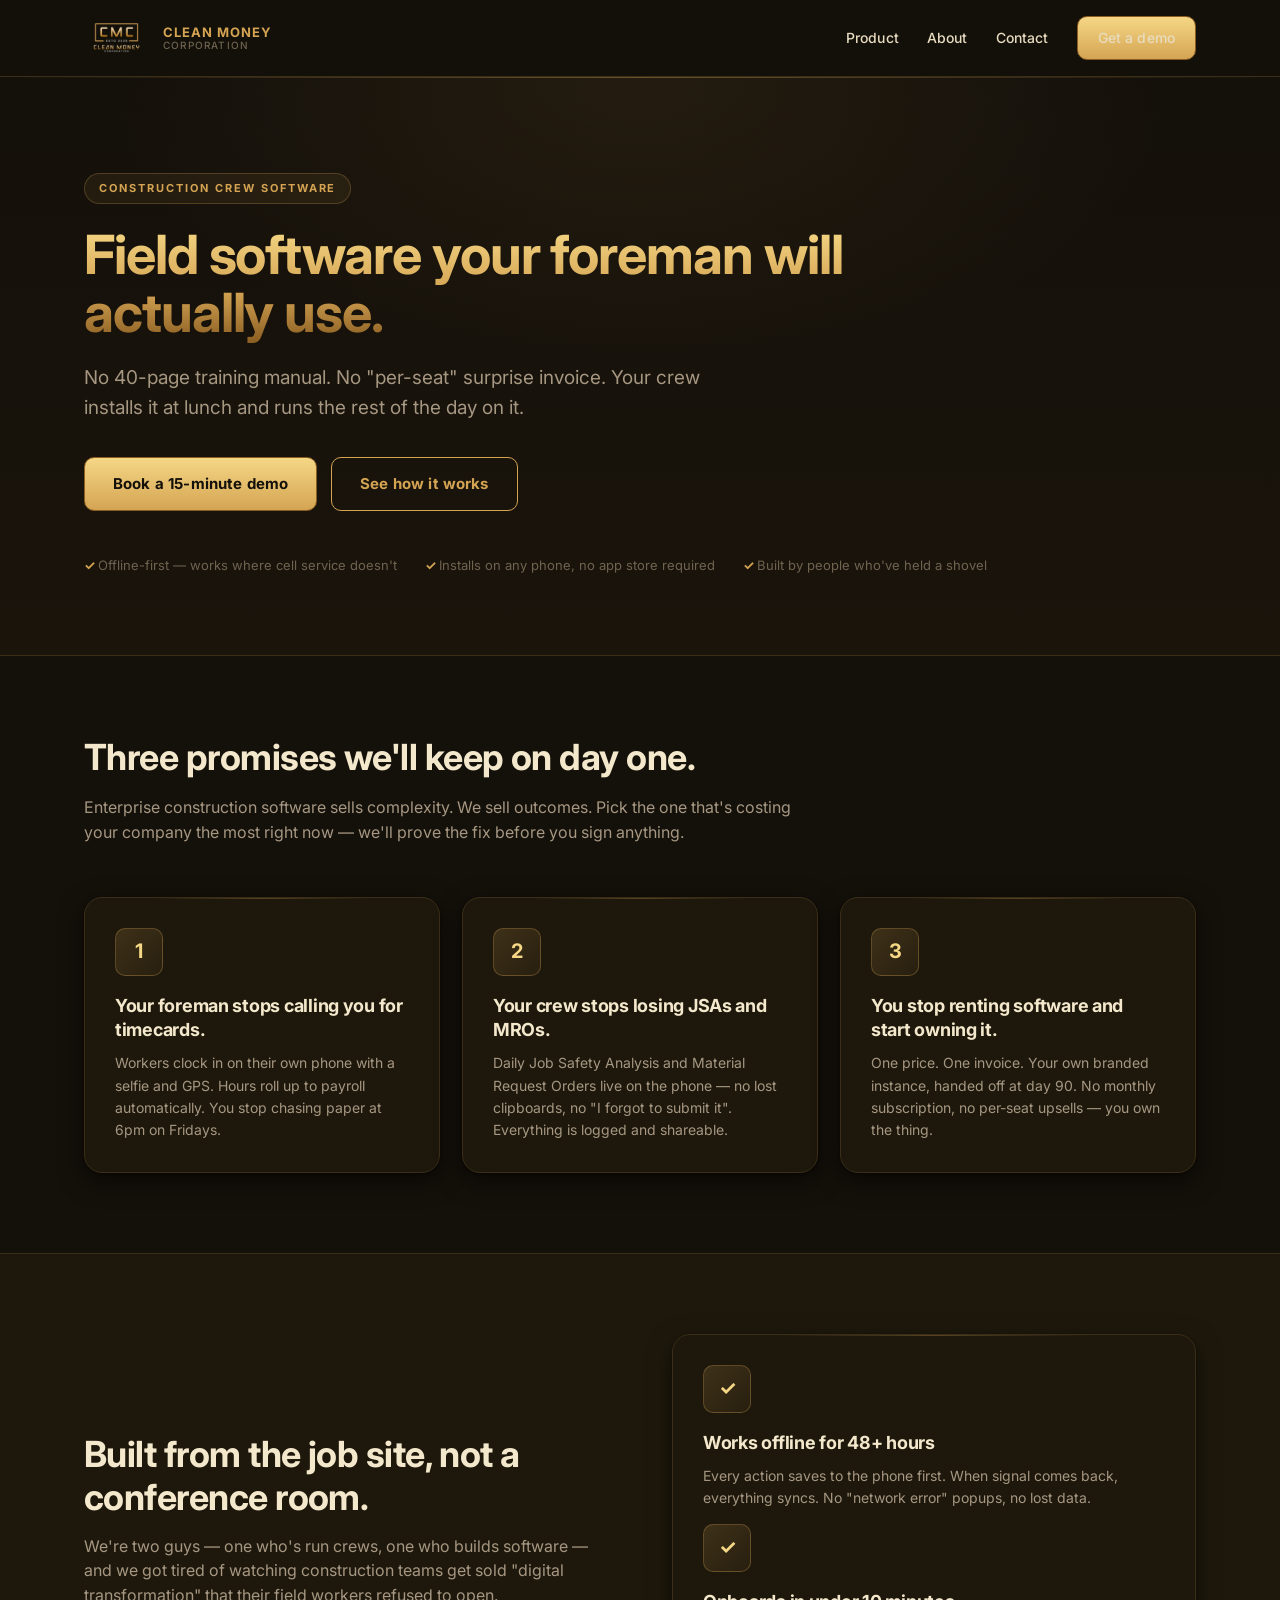
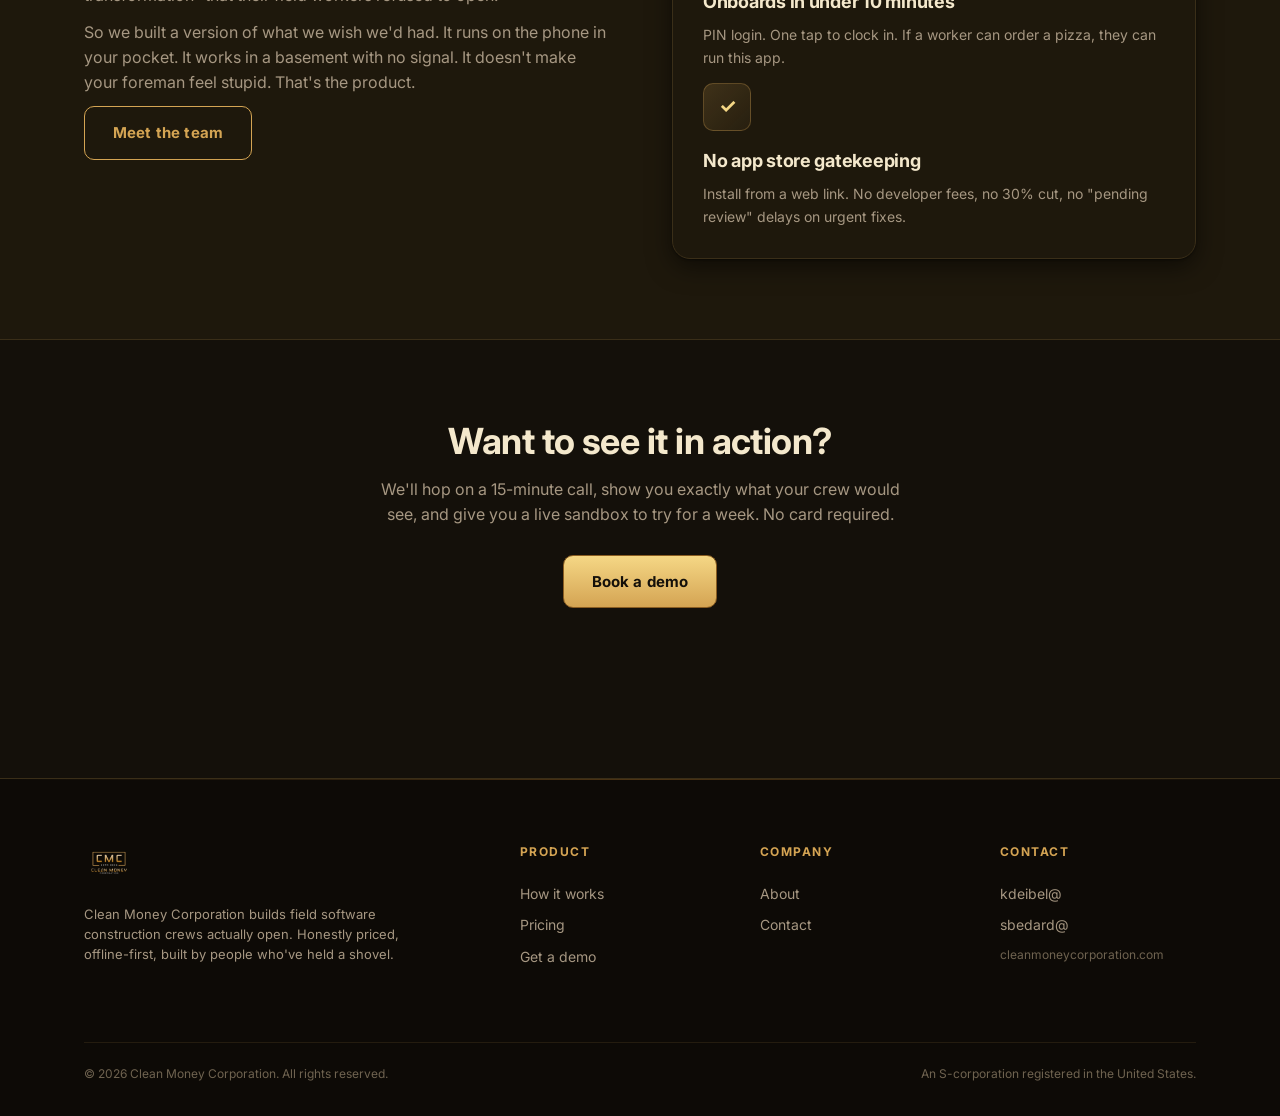
<file: index.html>
<!doctype html>
<html lang="en">
<head>
<meta charset="utf-8">
<meta name="viewport" content="width=device-width, initial-scale=1">
<title>Clean Money Corporation — Field software your crew will actually use</title>
<meta name="description" content="Clean Money Corporation builds field software for construction crews. Offline-first, foreman-simple, priced honestly.">
<link rel="preconnect" href="https://fonts.googleapis.com">
<link rel="preconnect" href="https://fonts.gstatic.com" crossorigin>
<link href="https://fonts.googleapis.com/css2?family=Inter:wght@400;500;600;700;800&display=swap" rel="stylesheet">
<link rel="stylesheet" href="/css/site.css">
<link rel="icon" href="/assets/cmc-logo-transparent.png">
</head>
<body>

<header class="site-header">
  <div class="container">
    <a href="/" class="logo-wrap">
      <img src="/assets/cmc-logo-transparent.png" alt="Clean Money Corporation">
      <span class="brand">CLEAN MONEY<br><small>CORPORATION</small></span>
    </a>
    <nav class="nav">
      <a href="/ace.html">Product</a>
      <a href="/about.html">About</a>
      <a href="/contact.html">Contact</a>
      <a href="/contact.html" class="btn">Get a demo</a>
    </nav>
  </div>
</header>

<!-- ══ HERO (the wedge) ══════════════════════════════════ -->
<section class="hero">
  <div class="container">
    <span class="eyebrow">Construction crew software</span>
    <h1>Field software your foreman will actually use.</h1>
    <p class="lead">
      No 40-page training manual. No "per-seat" surprise invoice. Your
      crew installs it at lunch and runs the rest of the day on it.
    </p>
    <div class="cta-row">
      <a href="/contact.html" class="btn">Book a 15-minute demo</a>
      <a href="/ace.html" class="btn btn-outline">See how it works</a>
    </div>
    <div class="trust">
      <span>Offline-first — works where cell service doesn't</span>
      <span>Installs on any phone, no app store required</span>
      <span>Built by people who've held a shovel</span>
    </div>
  </div>
</section>

<!-- ══ THE WEDGE — three promises ════════════════════════ -->
<section class="section">
  <div class="container">
    <div class="intro">
      <h2>Three promises we'll keep on day one.</h2>
      <p>Enterprise construction software sells complexity. We sell outcomes. Pick the one that's costing your company the most right now — we'll prove the fix before you sign anything.</p>
    </div>
    <div class="card-grid">
      <div class="card">
        <div class="icon">1</div>
        <h3>Your foreman stops calling you for timecards.</h3>
        <p>Workers clock in on their own phone with a selfie and GPS. Hours roll up to payroll automatically. You stop chasing paper at 6pm on Fridays.</p>
      </div>
      <div class="card">
        <div class="icon">2</div>
        <h3>Your crew stops losing JSAs and MROs.</h3>
        <p>Daily Job Safety Analysis and Material Request Orders live on the phone — no lost clipboards, no "I forgot to submit it". Everything is logged and shareable.</p>
      </div>
      <div class="card">
        <div class="icon">3</div>
        <h3>You stop renting software and start owning it.</h3>
        <p>One price. One invoice. Your own branded instance, handed off at day 90. No monthly subscription, no per-seat upsells — you own the thing.</p>
      </div>
    </div>
  </div>
</section>

<!-- ══ PROOF (empty-state placeholder for now) ═══════════ -->
<section class="section section-alt">
  <div class="container">
    <div class="split">
      <div>
        <h2>Built from the job site, not a conference room.</h2>
        <p>We're two guys — one who's run crews, one who builds software — and we got tired of watching construction teams get sold "digital transformation" that their field workers refused to open.</p>
        <p>So we built a version of what we wish we'd had. It runs on the phone in your pocket. It works in a basement with no signal. It doesn't make your foreman feel stupid. That's the product.</p>
        <a href="/about.html" class="btn btn-outline">Meet the team</a>
      </div>
      <div>
        <div class="card">
          <div class="icon">✓</div>
          <h3>Works offline for 48+ hours</h3>
          <p style="margin-bottom:14px;">Every action saves to the phone first. When signal comes back, everything syncs. No "network error" popups, no lost data.</p>
          <div class="icon">✓</div>
          <h3>Onboards in under 10 minutes</h3>
          <p style="margin-bottom:14px;">PIN login. One tap to clock in. If a worker can order a pizza, they can run this app.</p>
          <div class="icon">✓</div>
          <h3>No app store gatekeeping</h3>
          <p style="margin:0;">Install from a web link. No developer fees, no 30% cut, no "pending review" delays on urgent fixes.</p>
        </div>
      </div>
    </div>
  </div>
</section>

<!-- ══ FINAL CTA ═══════════════════════════════════════ -->
<section class="section">
  <div class="container center">
    <h2>Want to see it in action?</h2>
    <p style="max-width:520px;margin:0 auto 28px;">We'll hop on a 15-minute call, show you exactly what your crew would see, and give you a live sandbox to try for a week. No card required.</p>
    <a href="/contact.html" class="btn">Book a demo</a>
  </div>
</section>

<!-- ══ FOOTER ══════════════════════════════════════════ -->
<footer class="site-footer">
  <div class="container">
    <div>
      <img src="/assets/cmc-logo-transparent.png" alt="Clean Money Corporation">
      <p>Clean Money Corporation builds field software construction crews actually open. Honestly priced, offline-first, built by people who've held a shovel.</p>
    </div>
    <div>
      <h4>Product</h4>
      <a href="/ace.html">How it works</a>
      <a href="/ace.html#pricing">Pricing</a>
      <a href="/contact.html">Get a demo</a>
    </div>
    <div>
      <h4>Company</h4>
      <a href="/about.html">About</a>
      <a href="/contact.html">Contact</a>
    </div>
    <div>
      <h4>Contact</h4>
      <a href="mailto:kdeibel@cleanmoneycorporation.com">kdeibel@</a>
      <a href="mailto:sbedard@cleanmoneycorporation.com">sbedard@</a>
      <span style="color:var(--text-3);font-size:12px;">cleanmoneycorporation.com</span>
    </div>
    <div class="legal">
      <span>&copy; 2026 Clean Money Corporation. All rights reserved.</span>
      <span>An S-corporation registered in the United States.</span>
    </div>
  </div>
</footer>

</body>
</html>
</file>
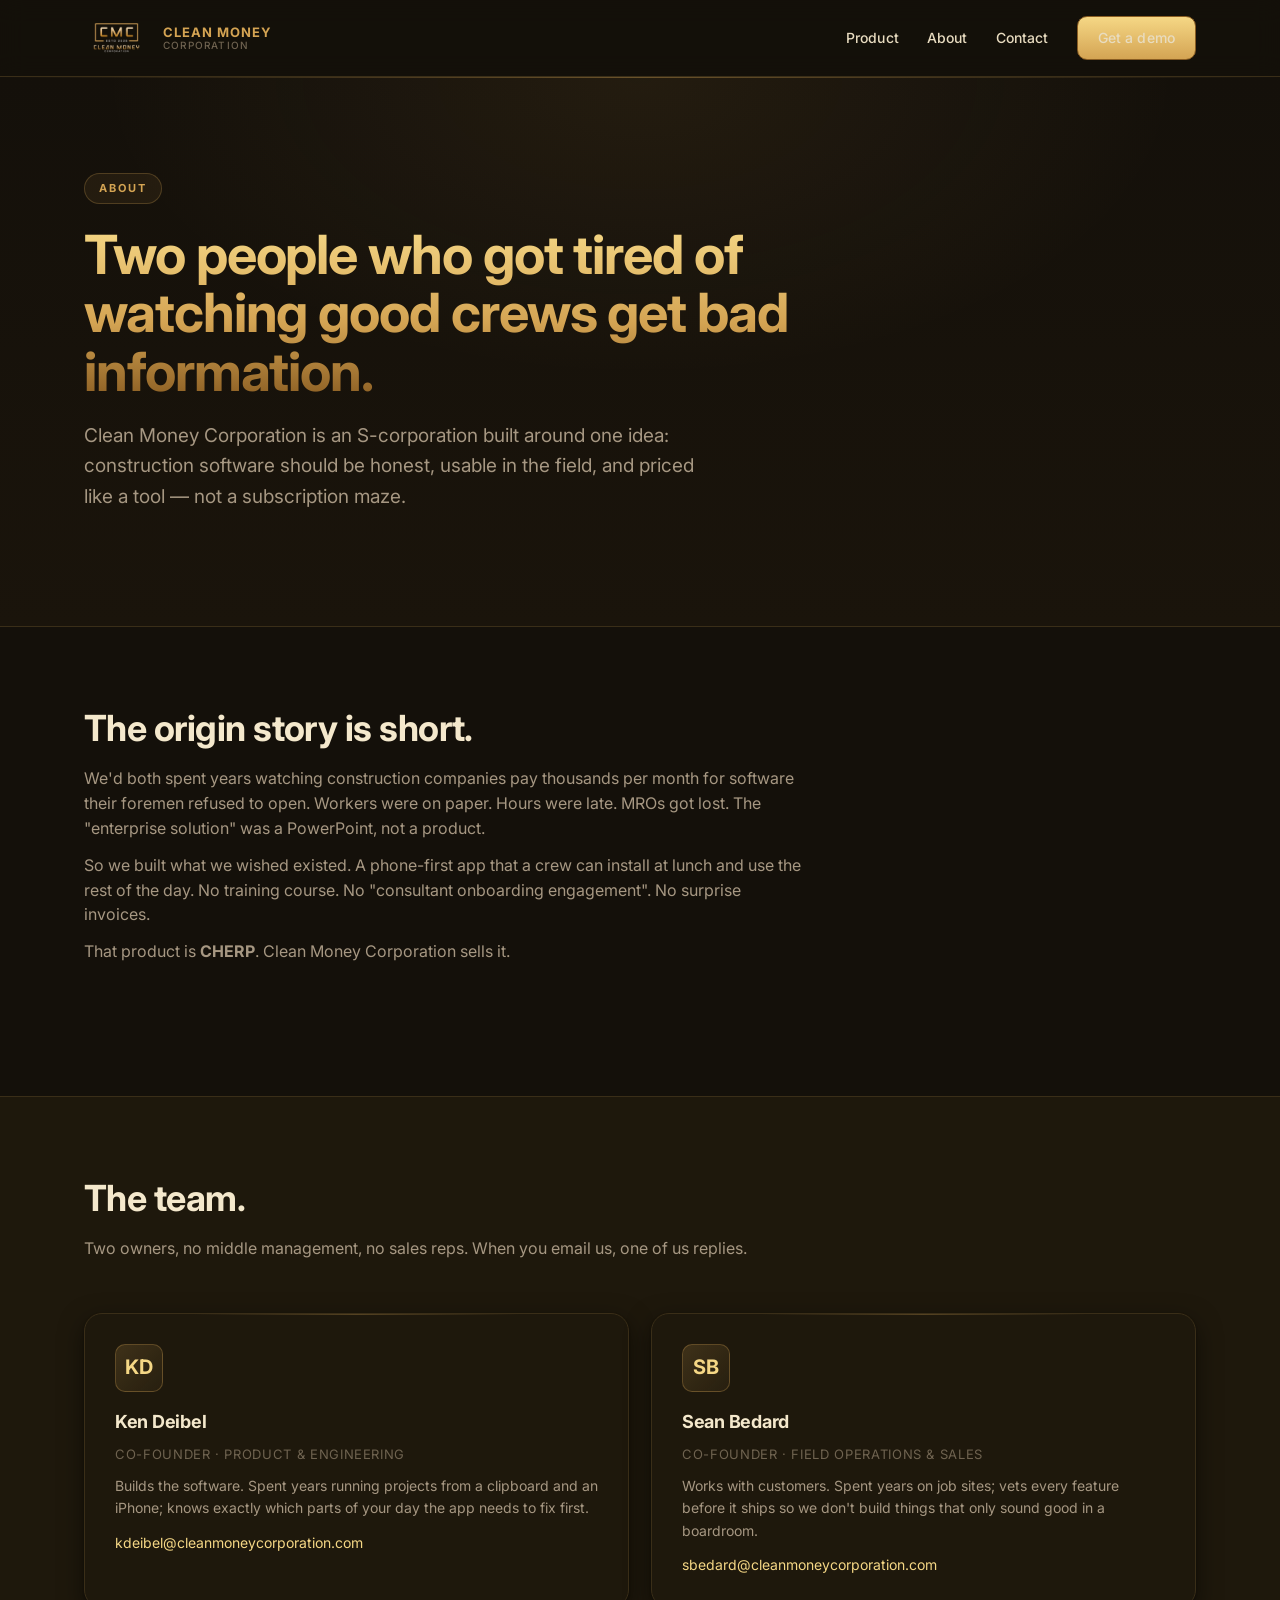
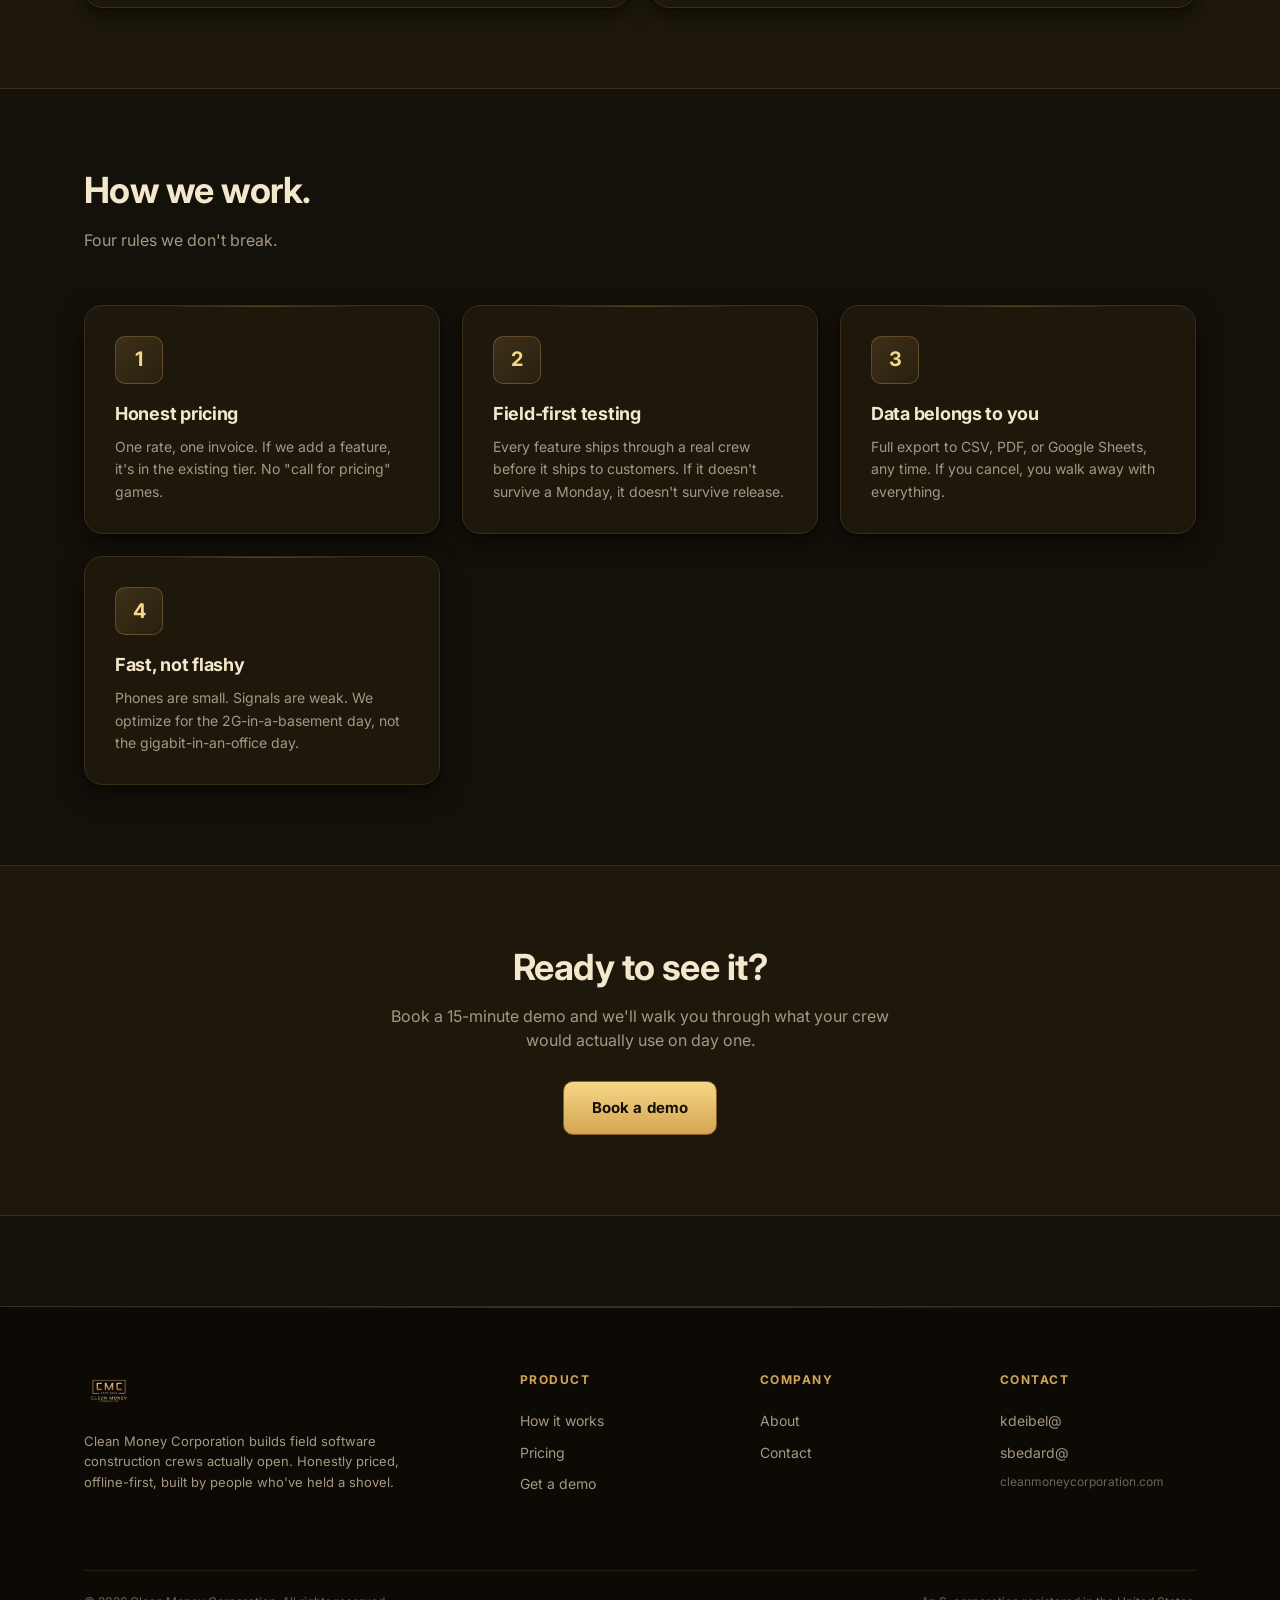
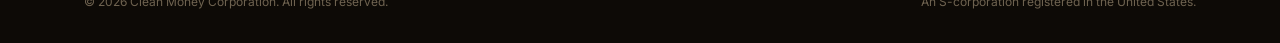
<file: about.html>
<!doctype html>
<html lang="en">
<head>
<meta charset="utf-8">
<meta name="viewport" content="width=device-width, initial-scale=1">
<title>About — Clean Money Corporation</title>
<meta name="description" content="Clean Money Corporation is a two-person team building honest field software for construction crews.">
<link rel="preconnect" href="https://fonts.googleapis.com">
<link rel="preconnect" href="https://fonts.gstatic.com" crossorigin>
<link href="https://fonts.googleapis.com/css2?family=Inter:wght@400;500;600;700;800&display=swap" rel="stylesheet">
<link rel="stylesheet" href="/css/site.css">
<link rel="icon" href="/assets/cmc-logo-transparent.png">
</head>
<body>

<header class="site-header">
  <div class="container">
    <a href="/" class="logo-wrap">
      <img src="/assets/cmc-logo-transparent.png" alt="Clean Money Corporation">
      <span class="brand">CLEAN MONEY<br><small>CORPORATION</small></span>
    </a>
    <nav class="nav">
      <a href="/ace.html">Product</a>
      <a href="/about.html">About</a>
      <a href="/contact.html">Contact</a>
      <a href="/contact.html" class="btn">Get a demo</a>
    </nav>
  </div>
</header>

<!-- ══ HERO ══════════════════════════════════════════════ -->
<section class="hero">
  <div class="container">
    <span class="eyebrow">About</span>
    <h1>Two people who got tired of watching good crews get bad information.</h1>
    <p class="lead">
      Clean Money Corporation is an S-corporation built around one idea:
      construction software should be honest, usable in the field, and
      priced like a tool — not a subscription maze.
    </p>
  </div>
</section>

<!-- ══ STORY ═════════════════════════════════════════════ -->
<section class="section">
  <div class="container">
    <div class="intro">
      <h2>The origin story is short.</h2>
      <p>We'd both spent years watching construction companies pay thousands per month for software their foremen refused to open. Workers were on paper. Hours were late. MROs got lost. The "enterprise solution" was a PowerPoint, not a product.</p>
      <p>So we built what we wished existed. A phone-first app that a crew can install at lunch and use the rest of the day. No training course. No "consultant onboarding engagement". No surprise invoices.</p>
      <p>That product is <strong>CHERP</strong>. Clean Money Corporation sells it.</p>
    </div>
  </div>
</section>

<!-- ══ TEAM ══════════════════════════════════════════════ -->
<section class="section section-alt">
  <div class="container">
    <div class="intro">
      <h2>The team.</h2>
      <p>Two owners, no middle management, no sales reps. When you email us, one of us replies.</p>
    </div>
    <div class="card-grid">
      <div class="card">
        <div class="icon">KD</div>
        <h3>Ken Deibel</h3>
        <p style="color:var(--text-3);font-size:13px;text-transform:uppercase;letter-spacing:0.05em;margin-bottom:10px;">Co-founder · Product &amp; engineering</p>
        <p>Builds the software. Spent years running projects from a clipboard and an iPhone; knows exactly which parts of your day the app needs to fix first.</p>
        <p style="margin-top:12px;"><a href="mailto:kdeibel@cleanmoneycorporation.com">kdeibel@cleanmoneycorporation.com</a></p>
      </div>
      <div class="card">
        <div class="icon">SB</div>
        <h3>Sean Bedard</h3>
        <p style="color:var(--text-3);font-size:13px;text-transform:uppercase;letter-spacing:0.05em;margin-bottom:10px;">Co-founder · Field operations &amp; sales</p>
        <p>Works with customers. Spent years on job sites; vets every feature before it ships so we don't build things that only sound good in a boardroom.</p>
        <p style="margin-top:12px;"><a href="mailto:sbedard@cleanmoneycorporation.com">sbedard@cleanmoneycorporation.com</a></p>
      </div>
    </div>
  </div>
</section>

<!-- ══ VALUES ══════════════════════════════════════════ -->
<section class="section">
  <div class="container">
    <div class="intro">
      <h2>How we work.</h2>
      <p>Four rules we don't break.</p>
    </div>
    <div class="card-grid">
      <div class="card">
        <div class="icon">1</div>
        <h3>Honest pricing</h3>
        <p>One rate, one invoice. If we add a feature, it's in the existing tier. No "call for pricing" games.</p>
      </div>
      <div class="card">
        <div class="icon">2</div>
        <h3>Field-first testing</h3>
        <p>Every feature ships through a real crew before it ships to customers. If it doesn't survive a Monday, it doesn't survive release.</p>
      </div>
      <div class="card">
        <div class="icon">3</div>
        <h3>Data belongs to you</h3>
        <p>Full export to CSV, PDF, or Google Sheets, any time. If you cancel, you walk away with everything.</p>
      </div>
      <div class="card">
        <div class="icon">4</div>
        <h3>Fast, not flashy</h3>
        <p>Phones are small. Signals are weak. We optimize for the 2G-in-a-basement day, not the gigabit-in-an-office day.</p>
      </div>
    </div>
  </div>
</section>

<!-- ══ CTA ═══════════════════════════════════════════════ -->
<section class="section section-alt">
  <div class="container center">
    <h2>Ready to see it?</h2>
    <p style="max-width:520px;margin:0 auto 28px;">Book a 15-minute demo and we'll walk you through what your crew would actually use on day one.</p>
    <a href="/contact.html" class="btn">Book a demo</a>
  </div>
</section>

<!-- ══ FOOTER ══════════════════════════════════════════ -->
<footer class="site-footer">
  <div class="container">
    <div>
      <img src="/assets/cmc-logo-transparent.png" alt="Clean Money Corporation">
      <p>Clean Money Corporation builds field software construction crews actually open. Honestly priced, offline-first, built by people who've held a shovel.</p>
    </div>
    <div>
      <h4>Product</h4>
      <a href="/ace.html">How it works</a>
      <a href="/ace.html#pricing">Pricing</a>
      <a href="/contact.html">Get a demo</a>
    </div>
    <div>
      <h4>Company</h4>
      <a href="/about.html">About</a>
      <a href="/contact.html">Contact</a>
    </div>
    <div>
      <h4>Contact</h4>
      <a href="mailto:kdeibel@cleanmoneycorporation.com">kdeibel@</a>
      <a href="mailto:sbedard@cleanmoneycorporation.com">sbedard@</a>
      <span style="color:var(--text-3);font-size:12px;">cleanmoneycorporation.com</span>
    </div>
    <div class="legal">
      <span>&copy; 2026 Clean Money Corporation. All rights reserved.</span>
      <span>An S-corporation registered in the United States.</span>
    </div>
  </div>
</footer>

</body>
</html>
</file>
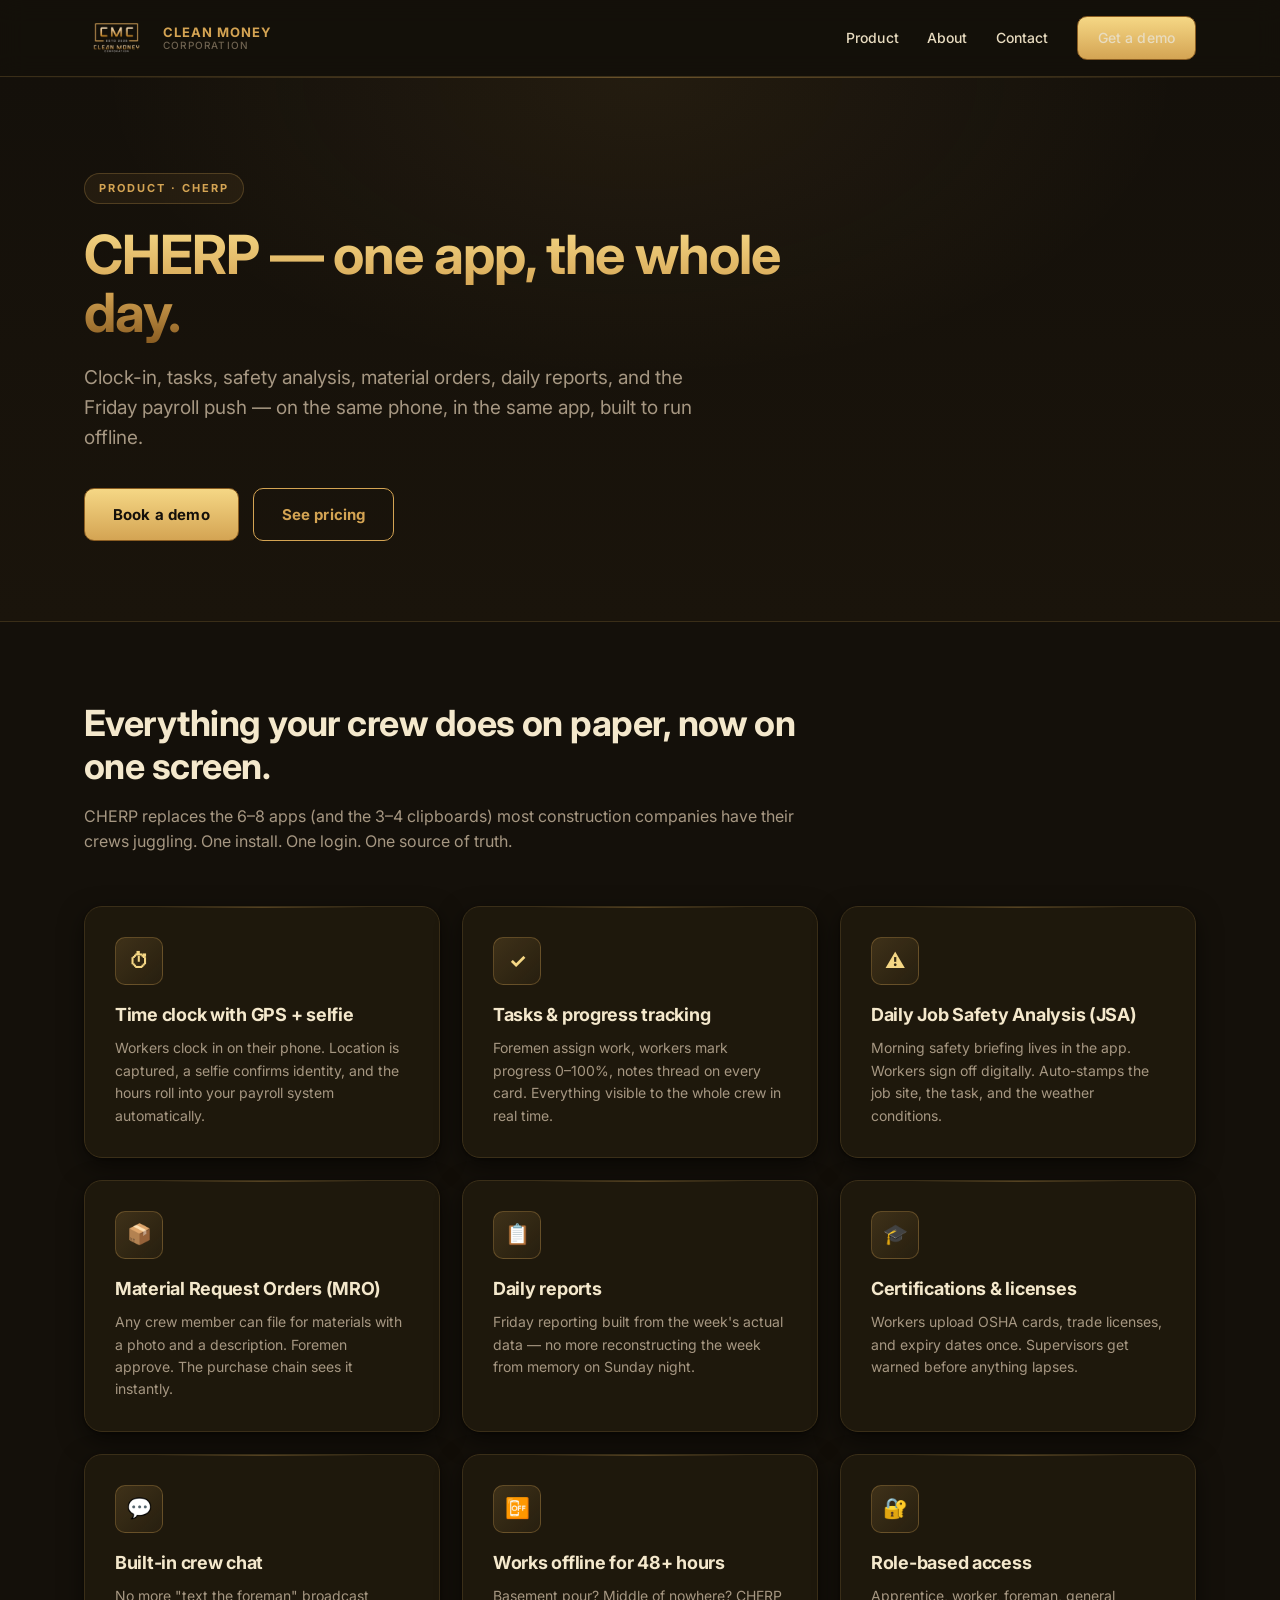
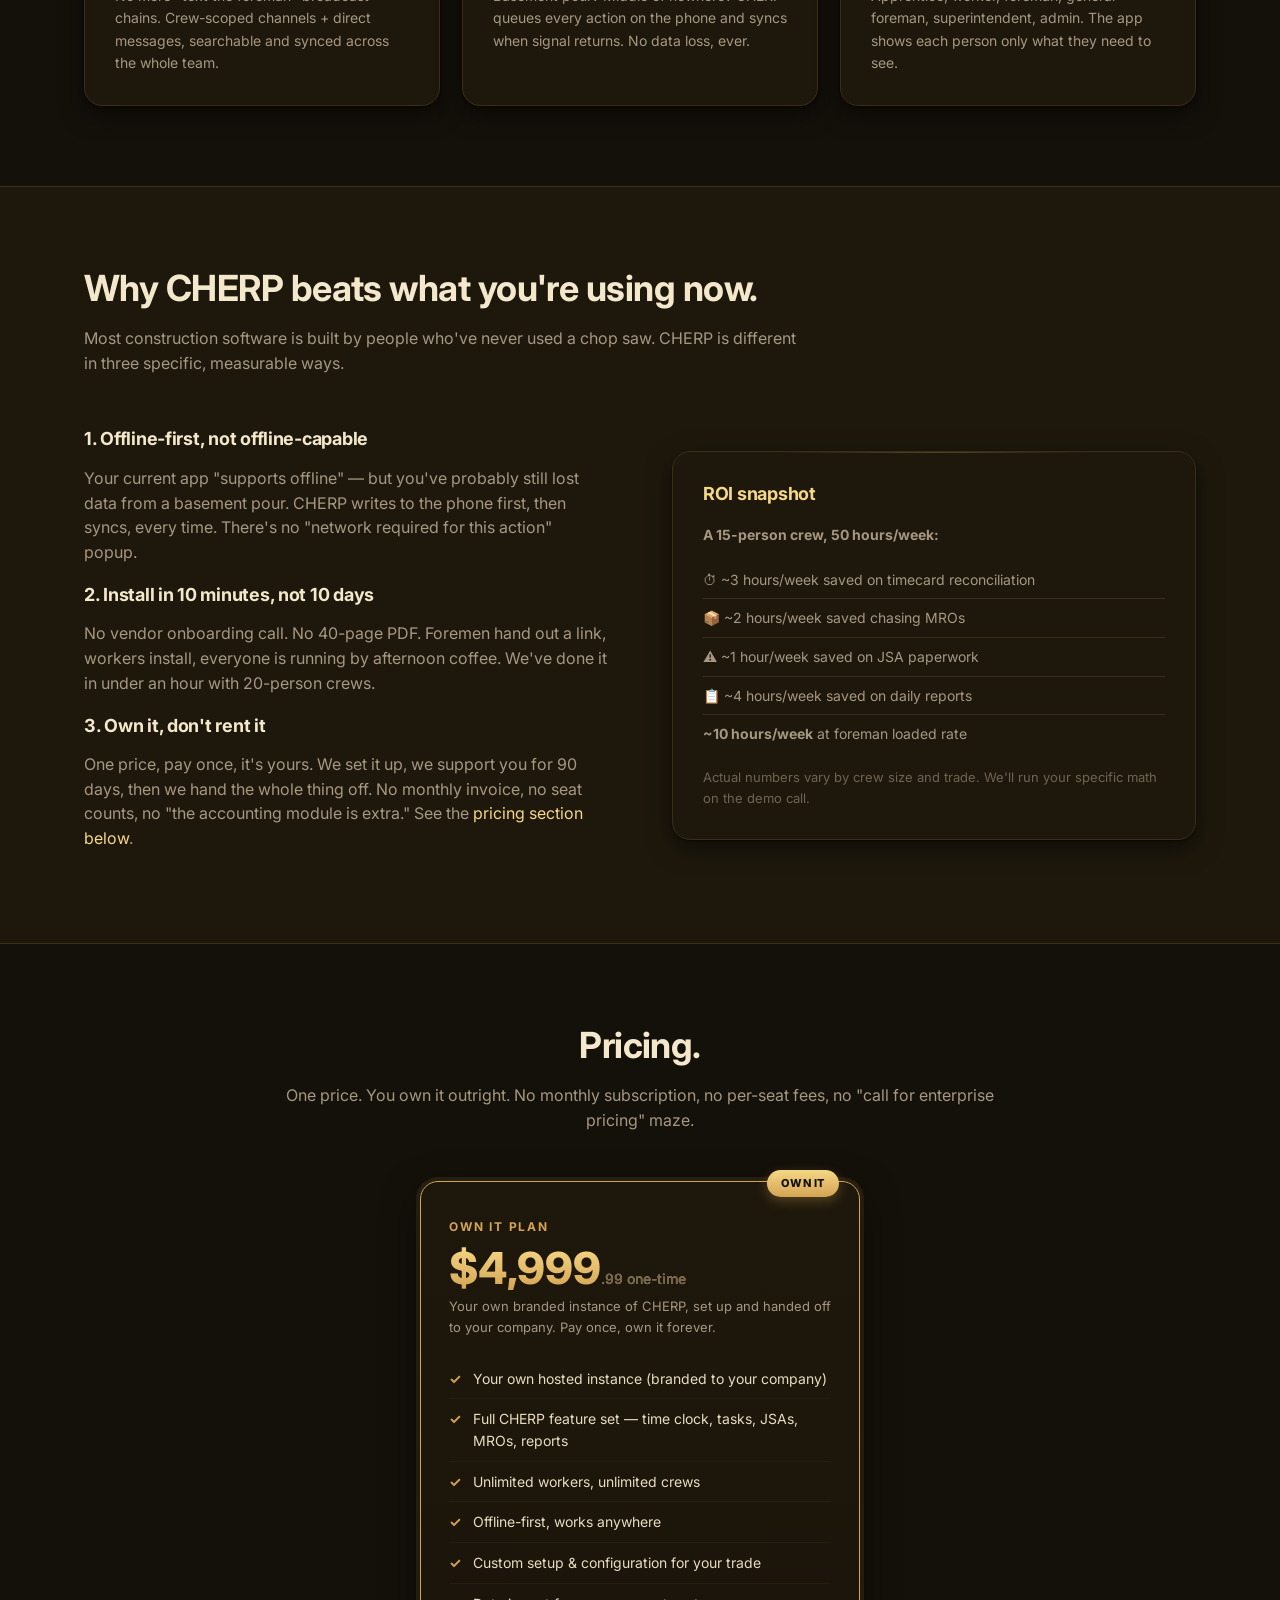
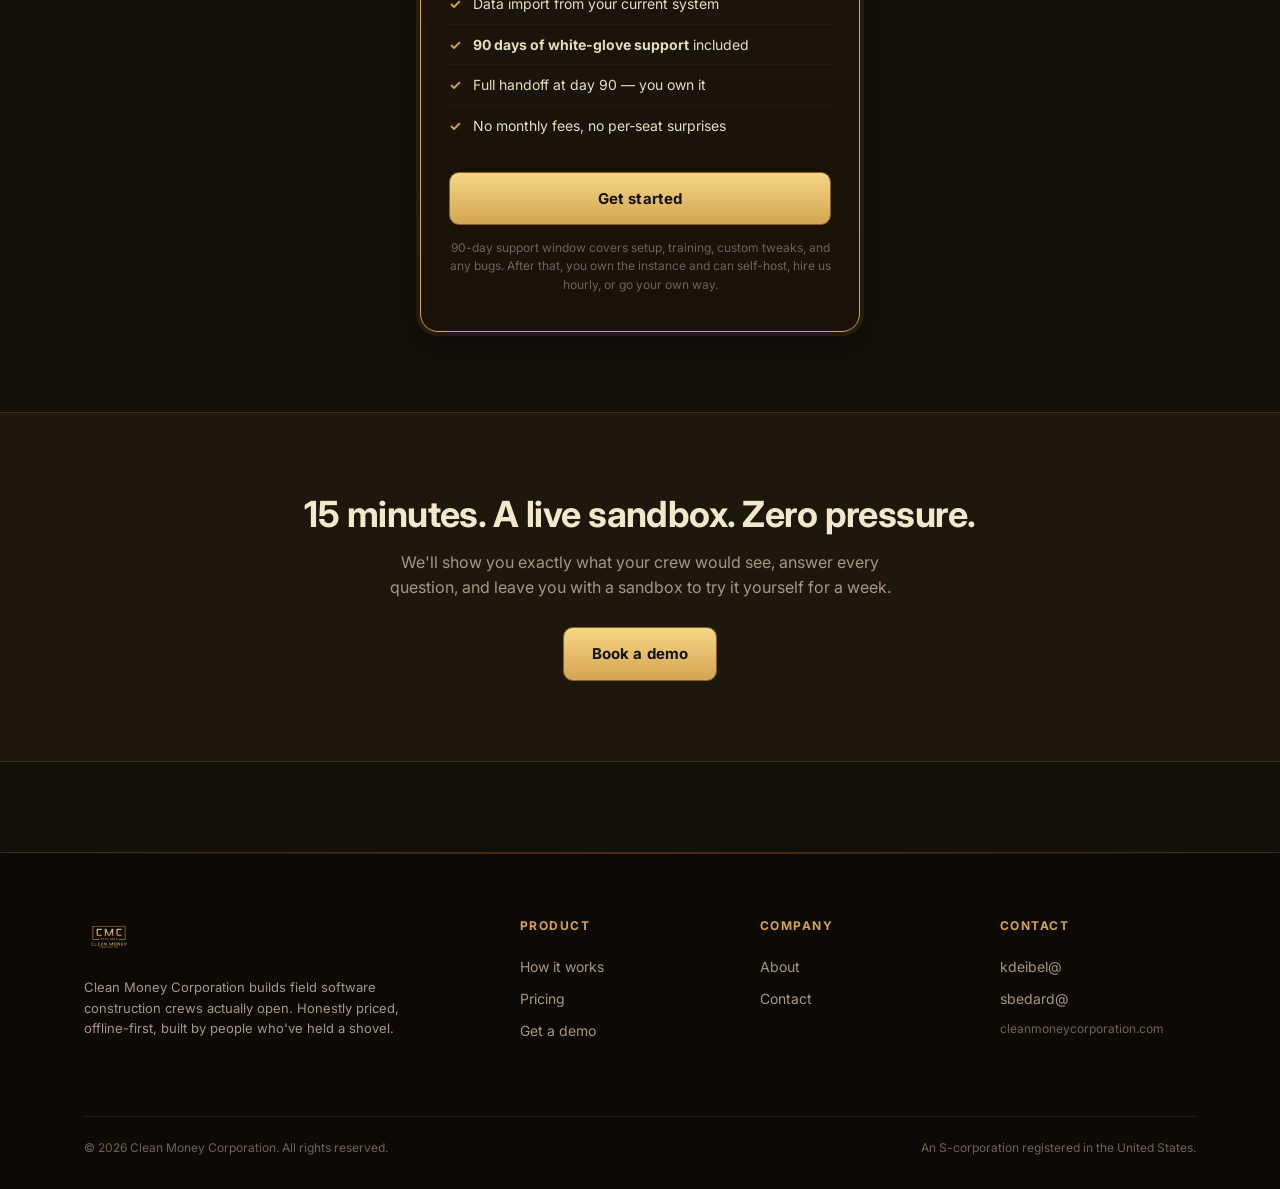
<file: ace.html>
<!doctype html>
<html lang="en">
<head>
<meta charset="utf-8">
<meta name="viewport" content="width=device-width, initial-scale=1">
<title>CHERP — How Clean Money Corporation ships field software | CMC</title>
<meta name="description" content="CHERP is CMC's full-stack construction operations platform: time tracking, tasks, JSAs, MROs, and more — all offline-first.">
<link rel="preconnect" href="https://fonts.googleapis.com">
<link rel="preconnect" href="https://fonts.gstatic.com" crossorigin>
<link href="https://fonts.googleapis.com/css2?family=Inter:wght@400;500;600;700;800&display=swap" rel="stylesheet">
<link rel="stylesheet" href="/css/site.css">
<link rel="icon" href="/assets/cmc-logo-transparent.png">
</head>
<body>

<header class="site-header">
  <div class="container">
    <a href="/" class="logo-wrap">
      <img src="/assets/cmc-logo-transparent.png" alt="Clean Money Corporation">
      <span class="brand">CLEAN MONEY<br><small>CORPORATION</small></span>
    </a>
    <nav class="nav">
      <a href="/ace.html">Product</a>
      <a href="/about.html">About</a>
      <a href="/contact.html">Contact</a>
      <a href="/contact.html" class="btn">Get a demo</a>
    </nav>
  </div>
</header>

<!-- ══ HERO ══════════════════════════════════════════════ -->
<section class="hero">
  <div class="container">
    <span class="eyebrow">Product · CHERP</span>
    <h1>CHERP — one app, the whole day.</h1>
    <p class="lead">
      Clock-in, tasks, safety analysis, material orders, daily reports,
      and the Friday payroll push — on the same phone, in the same app,
      built to run offline.
    </p>
    <div class="cta-row">
      <a href="/contact.html" class="btn">Book a demo</a>
      <a href="#pricing" class="btn btn-outline">See pricing</a>
    </div>
  </div>
</section>

<!-- ══ FEATURE GRID ══════════════════════════════════════ -->
<section class="section">
  <div class="container">
    <div class="intro">
      <h2>Everything your crew does on paper, now on one screen.</h2>
      <p>CHERP replaces the 6–8 apps (and the 3–4 clipboards) most construction companies have their crews juggling. One install. One login. One source of truth.</p>
    </div>
    <div class="card-grid">
      <div class="card">
        <div class="icon">⏱</div>
        <h3>Time clock with GPS + selfie</h3>
        <p>Workers clock in on their phone. Location is captured, a selfie confirms identity, and the hours roll into your payroll system automatically.</p>
      </div>
      <div class="card">
        <div class="icon">✓</div>
        <h3>Tasks & progress tracking</h3>
        <p>Foremen assign work, workers mark progress 0–100%, notes thread on every card. Everything visible to the whole crew in real time.</p>
      </div>
      <div class="card">
        <div class="icon">⚠</div>
        <h3>Daily Job Safety Analysis (JSA)</h3>
        <p>Morning safety briefing lives in the app. Workers sign off digitally. Auto-stamps the job site, the task, and the weather conditions.</p>
      </div>
      <div class="card">
        <div class="icon">📦</div>
        <h3>Material Request Orders (MRO)</h3>
        <p>Any crew member can file for materials with a photo and a description. Foremen approve. The purchase chain sees it instantly.</p>
      </div>
      <div class="card">
        <div class="icon">📋</div>
        <h3>Daily reports</h3>
        <p>Friday reporting built from the week's actual data — no more reconstructing the week from memory on Sunday night.</p>
      </div>
      <div class="card">
        <div class="icon">🎓</div>
        <h3>Certifications & licenses</h3>
        <p>Workers upload OSHA cards, trade licenses, and expiry dates once. Supervisors get warned before anything lapses.</p>
      </div>
      <div class="card">
        <div class="icon">💬</div>
        <h3>Built-in crew chat</h3>
        <p>No more "text the foreman" broadcast chains. Crew-scoped channels + direct messages, searchable and synced across the whole team.</p>
      </div>
      <div class="card">
        <div class="icon">📴</div>
        <h3>Works offline for 48+ hours</h3>
        <p>Basement pour? Middle of nowhere? CHERP queues every action on the phone and syncs when signal returns. No data loss, ever.</p>
      </div>
      <div class="card">
        <div class="icon">🔐</div>
        <h3>Role-based access</h3>
        <p>Apprentice, worker, foreman, general foreman, superintendent, admin. The app shows each person only what they need to see.</p>
      </div>
    </div>
  </div>
</section>

<!-- ══ WHAT MAKES IT DIFFERENT ═══════════════════════════ -->
<section class="section section-alt">
  <div class="container">
    <div class="intro">
      <h2>Why CHERP beats what you're using now.</h2>
      <p>Most construction software is built by people who've never used a chop saw. CHERP is different in three specific, measurable ways.</p>
    </div>
    <div class="split">
      <div>
        <h3>1. Offline-first, not offline-capable</h3>
        <p>Your current app "supports offline" — but you've probably still lost data from a basement pour. CHERP writes to the phone first, then syncs, every time. There's no "network required for this action" popup.</p>
        <h3 class="mt-2">2. Install in 10 minutes, not 10 days</h3>
        <p>No vendor onboarding call. No 40-page PDF. Foremen hand out a link, workers install, everyone is running by afternoon coffee. We've done it in under an hour with 20-person crews.</p>
        <h3 class="mt-2">3. Own it, don't rent it</h3>
        <p>One price, pay once, it's yours. We set it up, we support you for 90 days, then we hand the whole thing off. No monthly invoice, no seat counts, no "the accounting module is extra." See the <a href="#pricing">pricing section below</a>.</p>
      </div>
      <div>
        <div class="card">
          <h3 style="color:var(--accent-2);margin-bottom:18px;">ROI snapshot</h3>
          <p style="font-size:14px;margin-bottom:14px;"><strong>A 15-person crew, 50 hours/week:</strong></p>
          <ul style="list-style:none;padding:0;margin:0;font-size:14px;color:var(--text-2);">
            <li style="padding:8px 0;border-bottom:1px solid var(--border);">⏱ ~3 hours/week saved on timecard reconciliation</li>
            <li style="padding:8px 0;border-bottom:1px solid var(--border);">📦 ~2 hours/week saved chasing MROs</li>
            <li style="padding:8px 0;border-bottom:1px solid var(--border);">⚠ ~1 hour/week saved on JSA paperwork</li>
            <li style="padding:8px 0;border-bottom:1px solid var(--border);">📋 ~4 hours/week saved on daily reports</li>
            <li style="padding:8px 0;"><strong>~10 hours/week</strong> at foreman loaded rate</li>
          </ul>
          <p style="font-size:13px;color:var(--text-3);margin-top:14px;margin-bottom:0;">Actual numbers vary by crew size and trade. We'll run your specific math on the demo call.</p>
        </div>
      </div>
    </div>
  </div>
</section>

<!-- ══ PRICING ══════════════════════════════════════════ -->
<section class="section" id="pricing">
  <div class="container">
    <div class="intro center" style="margin:0 auto 48px;">
      <h2>Pricing.</h2>
      <p>One price. You own it outright. No monthly subscription, no per-seat fees, no "call for enterprise pricing" maze.</p>
    </div>
    <div class="pricing" style="max-width:440px;margin:0 auto;">
      <div class="price-card highlight">
        <div class="tag">Own it</div>
        <div class="tier">Own It Plan</div>
        <div class="price">$4,999<span class="per">.99 one-time</span></div>
        <p class="desc">Your own branded instance of CHERP, set up and handed off to your company. Pay once, own it forever.</p>
        <ul>
          <li>Your own hosted instance (branded to your company)</li>
          <li>Full CHERP feature set — time clock, tasks, JSAs, MROs, reports</li>
          <li>Unlimited workers, unlimited crews</li>
          <li>Offline-first, works anywhere</li>
          <li>Custom setup &amp; configuration for your trade</li>
          <li>Data import from your current system</li>
          <li><strong>90 days of white-glove support</strong> included</li>
          <li>Full handoff at day 90 — you own it</li>
          <li>No monthly fees, no per-seat surprises</li>
        </ul>
        <a href="/contact.html" class="btn">Get started</a>
        <div style="font-size:12px;color:var(--text-3);text-align:center;margin-top:14px;">
          90-day support window covers setup, training, custom tweaks, and any bugs. After that, you own the instance and can self-host, hire us hourly, or go your own way.
        </div>
      </div>
    </div>
  </div>
</section>

<!-- ══ FINAL CTA ══════════════════════════════════════════ -->
<section class="section section-alt">
  <div class="container center">
    <h2>15 minutes. A live sandbox. Zero pressure.</h2>
    <p style="max-width:540px;margin:0 auto 28px;">We'll show you exactly what your crew would see, answer every question, and leave you with a sandbox to try it yourself for a week.</p>
    <a href="/contact.html" class="btn">Book a demo</a>
  </div>
</section>

<!-- ══ FOOTER ══════════════════════════════════════════ -->
<footer class="site-footer">
  <div class="container">
    <div>
      <img src="/assets/cmc-logo-transparent.png" alt="Clean Money Corporation">
      <p>Clean Money Corporation builds field software construction crews actually open. Honestly priced, offline-first, built by people who've held a shovel.</p>
    </div>
    <div>
      <h4>Product</h4>
      <a href="/ace.html">How it works</a>
      <a href="/ace.html#pricing">Pricing</a>
      <a href="/contact.html">Get a demo</a>
    </div>
    <div>
      <h4>Company</h4>
      <a href="/about.html">About</a>
      <a href="/contact.html">Contact</a>
    </div>
    <div>
      <h4>Contact</h4>
      <a href="mailto:kdeibel@cleanmoneycorporation.com">kdeibel@</a>
      <a href="mailto:sbedard@cleanmoneycorporation.com">sbedard@</a>
      <span style="color:var(--text-3);font-size:12px;">cleanmoneycorporation.com</span>
    </div>
    <div class="legal">
      <span>&copy; 2026 Clean Money Corporation. All rights reserved.</span>
      <span>An S-corporation registered in the United States.</span>
    </div>
  </div>
</footer>

</body>
</html>
</file>
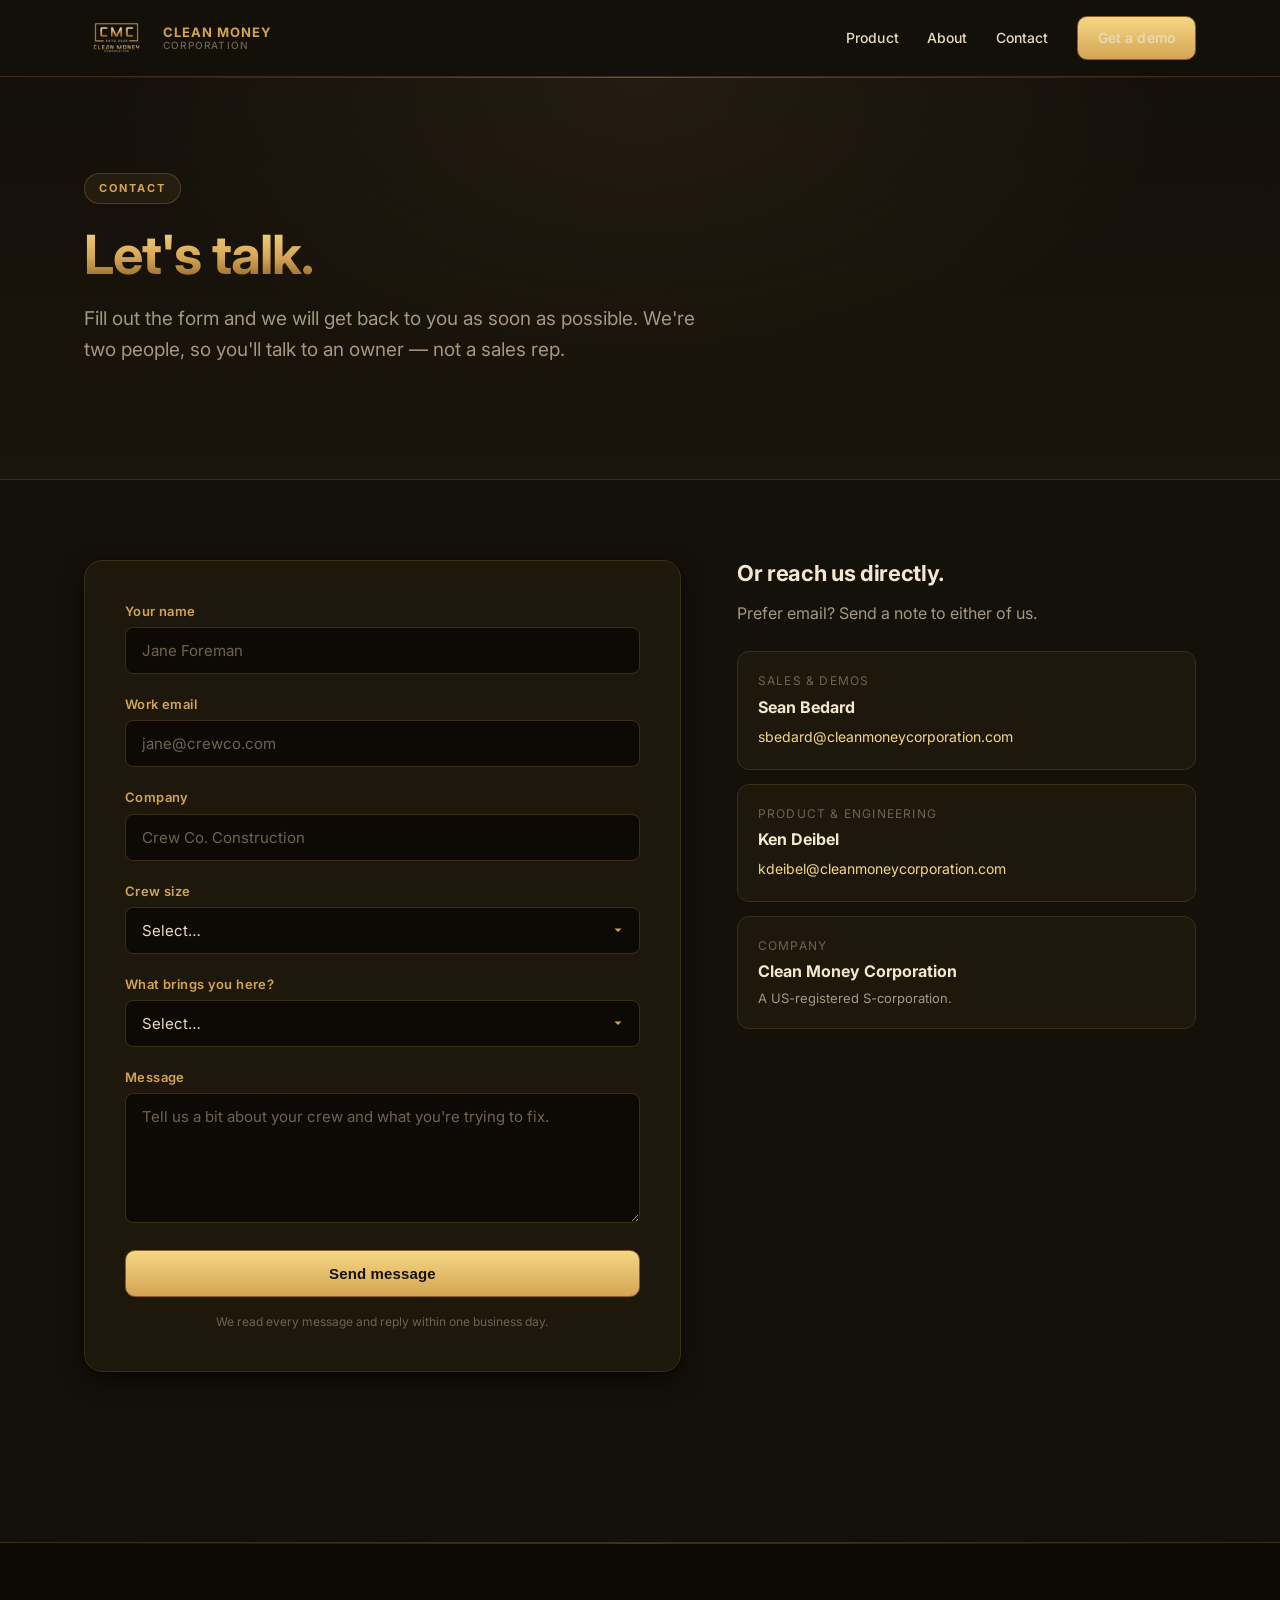
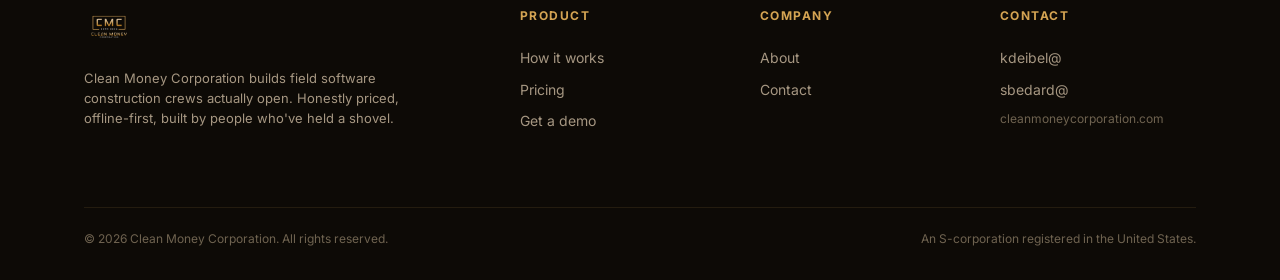
<file: contact.html>
<!doctype html>
<html lang="en">
<head>
<meta charset="utf-8">
<meta name="viewport" content="width=device-width, initial-scale=1">
<title>Contact — Clean Money Corporation</title>
<meta name="description" content="Get in touch with Clean Money Corporation. Book a demo, ask a question, or just say hi.">
<link rel="preconnect" href="https://fonts.googleapis.com">
<link rel="preconnect" href="https://fonts.gstatic.com" crossorigin>
<link href="https://fonts.googleapis.com/css2?family=Inter:wght@400;500;600;700;800&display=swap" rel="stylesheet">
<link rel="stylesheet" href="/css/site.css">
<link rel="icon" href="/assets/cmc-logo-transparent.png">
</head>
<body>

<header class="site-header">
  <div class="container">
    <a href="/" class="logo-wrap">
      <img src="/assets/cmc-logo-transparent.png" alt="Clean Money Corporation">
      <span class="brand">CLEAN MONEY<br><small>CORPORATION</small></span>
    </a>
    <nav class="nav">
      <a href="/ace.html">Product</a>
      <a href="/about.html">About</a>
      <a href="/contact.html">Contact</a>
      <a href="/contact.html" class="btn">Get a demo</a>
    </nav>
  </div>
</header>

<!-- ══ HERO ══════════════════════════════════════════════ -->
<section class="hero">
  <div class="container">
    <span class="eyebrow">Contact</span>
    <h1>Let's talk.</h1>
    <p class="lead">
      Fill out the form and we will get back to you as soon as
      possible. We're two people, so you'll talk to an owner — not a
      sales rep.
    </p>
  </div>
</section>

<!-- ══ CONTACT GRID ══════════════════════════════════════ -->
<section class="section">
  <div class="container" style="display:grid;grid-template-columns:1.3fr 1fr;gap:56px;align-items:start;">
    <!--
      Netlify forms: data-netlify="true" + hidden form-name registers
      this form on first deploy. Submissions capture into the Netlify
      dashboard under Forms → contact. No email notifications — Ken/
      Sean pull submissions from the dashboard directly.
    -->
    <form
      class="contact-form"
      name="contact"
      method="POST"
      data-netlify="true"
      netlify-honeypot="bot-field"
      action="/thanks.html"
    >
      <input type="hidden" name="form-name" value="contact">
      <p hidden><label>Don't fill this out: <input name="bot-field"></label></p>

      <label for="name">Your name</label>
      <input id="name" type="text" name="name" required placeholder="Jane Foreman">

      <label for="email">Work email</label>
      <input id="email" type="email" name="email" required placeholder="jane@crewco.com">

      <label for="company">Company</label>
      <input id="company" type="text" name="company" placeholder="Crew Co. Construction">

      <label for="crew-size">Crew size</label>
      <select id="crew-size" name="crew_size">
        <option value="">Select…</option>
        <option>1–10 workers</option>
        <option>11–25 workers</option>
        <option>26–50 workers</option>
        <option>51–100 workers</option>
        <option>100+ workers</option>
      </select>

      <label for="interest">What brings you here?</label>
      <select id="interest" name="interest">
        <option value="">Select…</option>
        <option>Book a demo</option>
        <option>Ask about pricing</option>
        <option>Enterprise / multi-crew</option>
        <option>Partnership / reseller</option>
        <option>Just looking</option>
      </select>

      <label for="message">Message</label>
      <textarea id="message" name="message" placeholder="Tell us a bit about your crew and what you're trying to fix."></textarea>

      <button class="btn" type="submit">Send message</button>
      <div class="note">We read every message and reply within one business day.</div>
    </form>

    <!-- ── Direct contact column ── -->
    <div>
      <h2 style="font-size:22px;">Or reach us directly.</h2>
      <p style="margin-bottom:26px;">Prefer email? Send a note to either of us.</p>

      <div style="background:var(--surface);border:1px solid var(--border);border-radius:12px;padding:20px;margin-bottom:14px;">
        <div style="font-size:12px;color:var(--text-3);text-transform:uppercase;letter-spacing:0.1em;margin-bottom:4px;">Sales &amp; demos</div>
        <div style="font-weight:700;color:var(--ink);margin-bottom:4px;">Sean Bedard</div>
        <a href="mailto:sbedard@cleanmoneycorporation.com" style="font-size:14px;">sbedard@cleanmoneycorporation.com</a>
      </div>

      <div style="background:var(--surface);border:1px solid var(--border);border-radius:12px;padding:20px;margin-bottom:14px;">
        <div style="font-size:12px;color:var(--text-3);text-transform:uppercase;letter-spacing:0.1em;margin-bottom:4px;">Product &amp; engineering</div>
        <div style="font-weight:700;color:var(--ink);margin-bottom:4px;">Ken Deibel</div>
        <a href="mailto:kdeibel@cleanmoneycorporation.com" style="font-size:14px;">kdeibel@cleanmoneycorporation.com</a>
      </div>

      <div style="background:var(--surface);border:1px solid var(--border);border-radius:12px;padding:20px;">
        <div style="font-size:12px;color:var(--text-3);text-transform:uppercase;letter-spacing:0.1em;margin-bottom:4px;">Company</div>
        <div style="font-weight:700;color:var(--ink);margin-bottom:4px;">Clean Money Corporation</div>
        <div style="font-size:13px;color:var(--text-2);">A US-registered S-corporation.</div>
      </div>
    </div>
  </div>
</section>

<!-- ══ FOOTER ══════════════════════════════════════════ -->
<footer class="site-footer">
  <div class="container">
    <div>
      <img src="/assets/cmc-logo-transparent.png" alt="Clean Money Corporation">
      <p>Clean Money Corporation builds field software construction crews actually open. Honestly priced, offline-first, built by people who've held a shovel.</p>
    </div>
    <div>
      <h4>Product</h4>
      <a href="/ace.html">How it works</a>
      <a href="/ace.html#pricing">Pricing</a>
      <a href="/contact.html">Get a demo</a>
    </div>
    <div>
      <h4>Company</h4>
      <a href="/about.html">About</a>
      <a href="/contact.html">Contact</a>
    </div>
    <div>
      <h4>Contact</h4>
      <a href="mailto:kdeibel@cleanmoneycorporation.com">kdeibel@</a>
      <a href="mailto:sbedard@cleanmoneycorporation.com">sbedard@</a>
      <span style="color:var(--text-3);font-size:12px;">cleanmoneycorporation.com</span>
    </div>
    <div class="legal">
      <span>&copy; 2026 Clean Money Corporation. All rights reserved.</span>
      <span>An S-corporation registered in the United States.</span>
    </div>
  </div>
</footer>

</body>
</html>
</file>
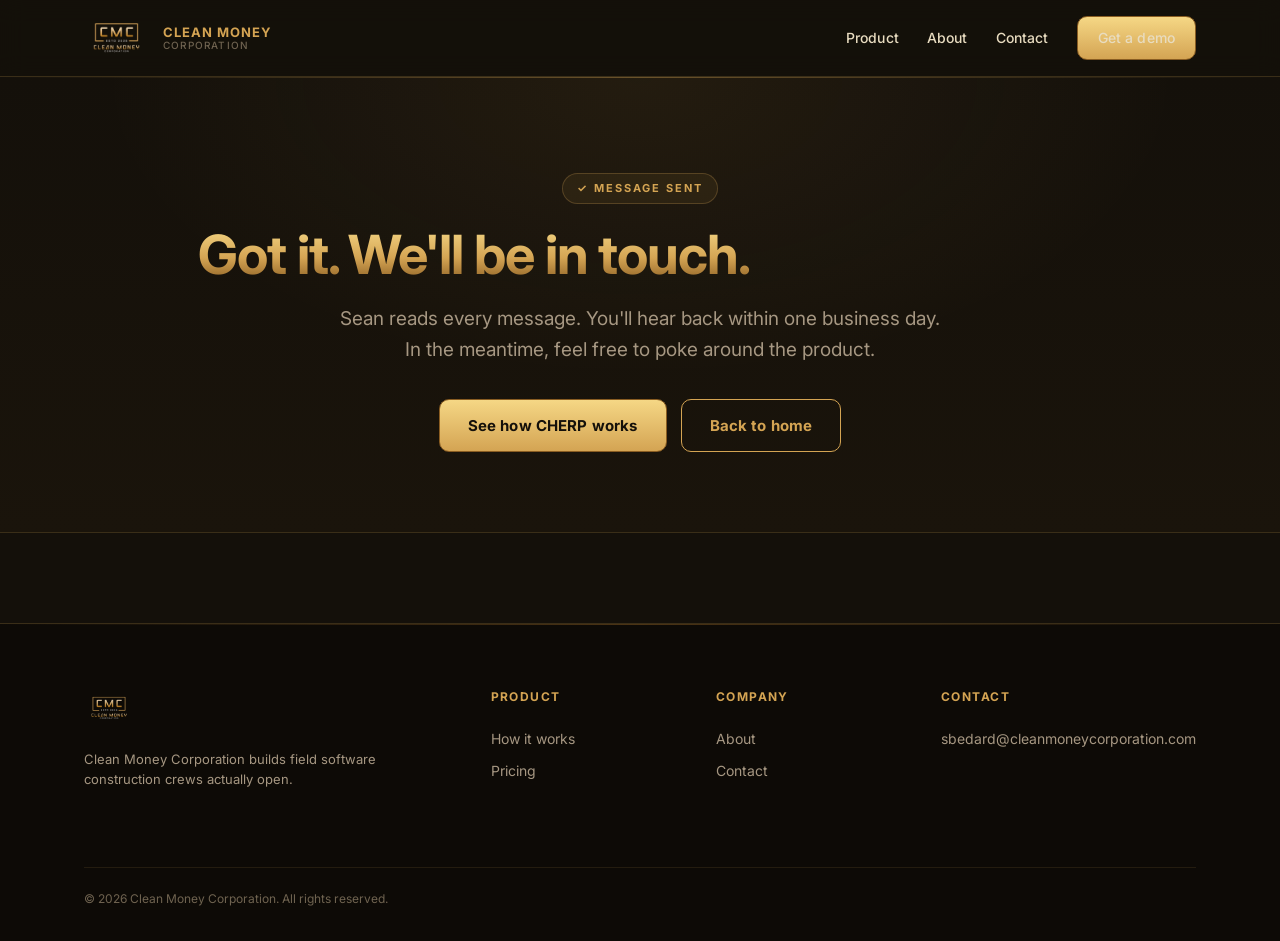
<file: thanks.html>
<!doctype html>
<html lang="en">
<head>
<meta charset="utf-8">
<meta name="viewport" content="width=device-width, initial-scale=1">
<title>Message sent — Clean Money Corporation</title>
<meta name="robots" content="noindex">
<link rel="preconnect" href="https://fonts.googleapis.com">
<link rel="preconnect" href="https://fonts.gstatic.com" crossorigin>
<link href="https://fonts.googleapis.com/css2?family=Inter:wght@400;500;600;700;800&display=swap" rel="stylesheet">
<link rel="stylesheet" href="/css/site.css">
<link rel="icon" href="/assets/cmc-logo-transparent.png">
</head>
<body>

<header class="site-header">
  <div class="container">
    <a href="/" class="logo-wrap">
      <img src="/assets/cmc-logo-transparent.png" alt="Clean Money Corporation">
      <span class="brand">CLEAN MONEY<br><small>CORPORATION</small></span>
    </a>
    <nav class="nav">
      <a href="/ace.html">Product</a>
      <a href="/about.html">About</a>
      <a href="/contact.html">Contact</a>
      <a href="/contact.html" class="btn">Get a demo</a>
    </nav>
  </div>
</header>

<section class="hero">
  <div class="container center">
    <span class="eyebrow">✓ Message sent</span>
    <h1>Got it. We'll be in touch.</h1>
    <p class="lead" style="margin-left:auto;margin-right:auto;">
      Sean reads every message. You'll hear back within one business
      day. In the meantime, feel free to poke around the product.
    </p>
    <div class="cta-row" style="justify-content:center;">
      <a href="/ace.html" class="btn">See how CHERP works</a>
      <a href="/" class="btn btn-outline">Back to home</a>
    </div>
  </div>
</section>

<footer class="site-footer">
  <div class="container">
    <div>
      <img src="/assets/cmc-logo-transparent.png" alt="Clean Money Corporation">
      <p>Clean Money Corporation builds field software construction crews actually open.</p>
    </div>
    <div>
      <h4>Product</h4>
      <a href="/ace.html">How it works</a>
      <a href="/ace.html#pricing">Pricing</a>
    </div>
    <div>
      <h4>Company</h4>
      <a href="/about.html">About</a>
      <a href="/contact.html">Contact</a>
    </div>
    <div>
      <h4>Contact</h4>
      <a href="mailto:sbedard@cleanmoneycorporation.com">sbedard@cleanmoneycorporation.com</a>
    </div>
    <div class="legal">
      <span>&copy; 2026 Clean Money Corporation. All rights reserved.</span>
    </div>
  </div>
</footer>

</body>
</html>
</file>
<file: css/site.css>
/* ══════════════════════════════════════════════════════
   Clean Money Corporation — site styles (dark mode)
   ──────────────────────────────────────────────────────
   Palette pulled directly from the brand logo:
     bg         very dark brown-black
     ink        warm off-white (headlines)
     gold       mid-gradient gold (primary accent)
     gold-light bright highlight (hover, focus rings)
     gold-dark  shadow bronze (borders, muted accents)
   ══════════════════════════════════════════════════════ */

:root {
  /* Backgrounds */
  --bg:            #14100a;   /* deep brown-black, matches logo bg */
  --surface:       #1e180c;   /* card bg, slightly lifted */
  --surface-2:     #2a2110;   /* hover / alt card */
  --surface-3:     #0d0a06;   /* footer / darkest block */

  /* Borders */
  --border:        #3a2e18;   /* dark bronze border */
  --border-soft:   #241c0f;   /* subtle inner dividers */

  /* Text */
  --ink:           #f4e8cc;   /* warm white — headlines */
  --text:          #e8dcc0;   /* body text */
  --text-2:        #a69782;   /* muted */
  --text-3:        #6f6350;   /* very muted / captions */

  /* Gold — the brand color, pulled from logo gradient */
  --gold:          #d4a453;   /* primary mid-tone gold */
  --gold-light:    #f5d785;   /* bright highlight */
  --gold-dark:     #8a5d22;   /* bronze shadow */

  /* Semantic accents (map to gold palette) */
  --accent:        var(--gold);
  --accent-2:      var(--gold-light);
  --accent-dark:   var(--gold-dark);

  /* Sizing */
  --radius:        12px;
  --radius-lg:     18px;
  --max-w:         1160px;

  /* Shadows — warmer, darker, logo-backdrop feel */
  --shadow:     0 1px 2px rgba(0,0,0,0.4), 0 8px 24px rgba(0,0,0,0.5);
  --shadow-lg:  0 4px 8px rgba(0,0,0,0.5), 0 24px 64px rgba(0,0,0,0.7);
  --gold-glow:  0 0 0 3px rgba(212,164,83,0.18);
}

* { box-sizing: border-box; }
html, body {
  margin: 0; padding: 0;
  font-family: 'Inter', -apple-system, system-ui, 'Segoe UI', Roboto, sans-serif;
  color: var(--text);
  background: var(--bg);
  line-height: 1.55;
  -webkit-font-smoothing: antialiased;
  -moz-osx-font-smoothing: grayscale;
}
a { color: var(--gold-light); text-decoration: none; }
a:hover { color: var(--gold); text-decoration: underline; }
h1, h2, h3 { margin: 0 0 14px; color: var(--ink); font-weight: 700; letter-spacing: -0.015em; }
h1 {
  font-size: clamp(34px, 5vw, 54px);
  line-height: 1.08;
  background: linear-gradient(180deg, var(--gold-light) 0%, var(--gold) 55%, var(--gold-dark) 100%);
  -webkit-background-clip: text;
  background-clip: text;
  color: transparent;
  letter-spacing: -0.02em;
}
h2 { font-size: clamp(26px, 3.4vw, 36px); line-height: 1.2; color: var(--ink); }
h3 { font-size: 18px; line-height: 1.35; color: var(--ink); }
p  { color: var(--text-2); margin: 0 0 12px; }

.container {
  max-width: var(--max-w);
  margin: 0 auto;
  padding: 0 24px;
}

/* ── Header ── */
.site-header {
  position: sticky; top: 0; z-index: 50;
  background: rgba(20,16,10,0.88);
  backdrop-filter: blur(12px);
  -webkit-backdrop-filter: blur(12px);
  border-bottom: 1px solid var(--border);
}
.site-header .container {
  display: flex; align-items: center; justify-content: space-between;
  height: 76px;
}
.logo-wrap { display: flex; align-items: center; gap: 14px; }
.logo-wrap img { height: 52px; width: auto; display: block; }
.logo-wrap .brand {
  font-size: 13px; font-weight: 700; color: var(--gold); letter-spacing: 0.08em;
  line-height: 1.15;
}
.logo-wrap .brand small {
  display: block; font-size: 10px; color: var(--text-3); font-weight: 500;
  letter-spacing: 0.12em;
}
.nav { display: flex; gap: 28px; align-items: center; }
.nav a {
  color: var(--text); font-weight: 500; font-size: 14px;
  letter-spacing: 0.01em;
}
.nav a:hover { color: var(--gold-light); text-decoration: none; }
.nav .btn { padding: 10px 20px; }
@media (max-width: 720px) {
  .nav { gap: 14px; }
  .nav a:not(.btn) { display: none; }
}

/* ── Buttons ── */
.btn {
  display: inline-block;
  padding: 14px 28px;
  background: linear-gradient(180deg, var(--gold-light) 0%, var(--gold) 100%);
  color: #14100a;
  border-radius: 10px;
  font-weight: 700;
  font-size: 15px;
  border: 1px solid var(--gold-dark);
  cursor: pointer;
  transition: filter 0.15s ease, transform 0.1s ease, box-shadow 0.15s ease;
  text-decoration: none;
  letter-spacing: 0.01em;
}
.btn:hover {
  text-decoration: none;
  transform: translateY(-1px);
  filter: brightness(1.08);
  box-shadow: 0 6px 20px rgba(212,164,83,0.25);
}
.btn.btn-outline {
  background: transparent;
  color: var(--gold);
  border: 1.5px solid var(--gold);
}
.btn.btn-outline:hover {
  background: rgba(212,164,83,0.08);
  color: var(--gold-light);
  border-color: var(--gold-light);
  box-shadow: none;
}
.btn.btn-dark {
  background: var(--surface);
  color: var(--gold);
  border: 1px solid var(--border);
}
.btn.btn-dark:hover {
  background: var(--surface-2);
  filter: none;
}

/* ── Hero ── */
.hero {
  padding: 96px 0 80px;
  background:
    radial-gradient(ellipse 900px 500px at 50% 0%, rgba(212,164,83,0.08) 0%, transparent 60%),
    linear-gradient(180deg, var(--bg) 0%, #1a140b 100%);
  border-bottom: 1px solid var(--border);
  position: relative;
  overflow: hidden;
}
.hero::before {
  /* subtle gold line at top, echoing the logo's gold border box */
  content: '';
  position: absolute; top: 0; left: 0; right: 0; height: 1px;
  background: linear-gradient(90deg, transparent 0%, var(--gold) 50%, transparent 100%);
  opacity: 0.4;
}
.hero .eyebrow {
  display: inline-block;
  font-size: 11px; font-weight: 700; color: var(--gold);
  text-transform: uppercase; letter-spacing: 0.18em;
  padding: 6px 14px;
  background: rgba(212,164,83,0.08);
  border: 1px solid rgba(212,164,83,0.25);
  border-radius: 100px; margin-bottom: 22px;
}
.hero h1 { max-width: 780px; margin-bottom: 20px; }
.hero .lead {
  font-size: 19px; color: var(--text-2); max-width: 620px; margin-bottom: 34px;
  line-height: 1.6;
}
.hero .cta-row { display: flex; gap: 14px; flex-wrap: wrap; }
.hero .trust {
  margin-top: 44px;
  font-size: 13px; color: var(--text-3);
  display: flex; gap: 28px; flex-wrap: wrap;
}
.hero .trust span::before {
  content: "✓ "; color: var(--gold); font-weight: 700;
}

/* ── Sections ── */
.section { padding: 80px 0; }
.section-alt {
  background: var(--surface);
  border-top: 1px solid var(--border);
  border-bottom: 1px solid var(--border);
}
.section .intro { max-width: 720px; margin-bottom: 52px; }
.section .intro h2 { margin-bottom: 16px; }

/* ── Cards grid ── */
.card-grid {
  display: grid;
  grid-template-columns: repeat(auto-fit, minmax(280px, 1fr));
  gap: 22px;
}
.card {
  background: var(--surface);
  border: 1px solid var(--border);
  border-radius: var(--radius-lg);
  padding: 30px;
  box-shadow: var(--shadow);
  transition: border-color 0.2s ease, transform 0.15s ease, box-shadow 0.2s ease;
  position: relative;
}
.card::before {
  /* very subtle top highlight line */
  content: '';
  position: absolute; top: 0; left: 20%; right: 20%; height: 1px;
  background: linear-gradient(90deg, transparent, rgba(212,164,83,0.3), transparent);
  border-radius: var(--radius-lg);
}
.card:hover {
  border-color: var(--gold-dark);
  transform: translateY(-3px);
  box-shadow: var(--shadow-lg);
}
.card .icon {
  width: 48px; height: 48px;
  background: linear-gradient(135deg, rgba(212,164,83,0.18), rgba(212,164,83,0.05));
  color: var(--gold-light);
  border: 1px solid rgba(212,164,83,0.3);
  border-radius: 10px;
  display: flex; align-items: center; justify-content: center;
  font-size: 20px; font-weight: 700;
  margin-bottom: 18px;
}
.card h3 { color: var(--ink); margin-bottom: 10px; }
.card p { font-size: 14px; color: var(--text-2); margin: 0; line-height: 1.6; }

/* ── Feature split (two-column) ── */
.split {
  display: grid;
  grid-template-columns: 1fr 1fr;
  gap: 64px;
  align-items: center;
}
.split.reverse > :first-child { order: 2; }
@media (max-width: 820px) {
  .split { grid-template-columns: 1fr; gap: 36px; }
  .split.reverse > :first-child { order: 0; }
}

/* ── Pricing table ── */
.pricing {
  display: grid;
  grid-template-columns: repeat(auto-fit, minmax(270px, 1fr));
  gap: 22px;
}
.price-card {
  background: var(--surface);
  border: 1.5px solid var(--border);
  border-radius: var(--radius-lg);
  padding: 36px 28px;
  position: relative;
}
.price-card.highlight {
  border-color: var(--gold);
  box-shadow: 0 0 0 4px rgba(212,164,83,0.1), 0 12px 40px rgba(0,0,0,0.4);
  background: linear-gradient(180deg, var(--surface) 0%, #1a1209 100%);
}
.price-card .tag {
  position: absolute; top: -12px; right: 20px;
  background: linear-gradient(180deg, var(--gold-light), var(--gold));
  color: #14100a;
  padding: 5px 14px; border-radius: 100px;
  font-size: 11px; font-weight: 800; letter-spacing: 0.05em;
  text-transform: uppercase;
  box-shadow: 0 4px 12px rgba(212,164,83,0.3);
}
.price-card .tier {
  font-size: 12px; font-weight: 700; color: var(--gold);
  text-transform: uppercase; letter-spacing: 0.15em; margin-bottom: 10px;
}
.price-card .price {
  font-size: 44px; font-weight: 800;
  background: linear-gradient(180deg, var(--gold-light) 0%, var(--gold) 100%);
  -webkit-background-clip: text;
  background-clip: text;
  color: transparent;
  line-height: 1; margin-bottom: 6px;
}
.price-card .price .per {
  font-size: 14px; color: var(--text-3); font-weight: 500;
  -webkit-text-fill-color: var(--text-3);
}
.price-card .desc { font-size: 13px; color: var(--text-2); margin-bottom: 22px; }
.price-card ul {
  list-style: none; padding: 0; margin: 0 0 26px;
  font-size: 14px;
}
.price-card li {
  padding: 9px 0 9px 24px;
  color: var(--text);
  position: relative;
  border-bottom: 1px solid var(--border-soft);
}
.price-card li::before {
  content: "✓";
  position: absolute; left: 0; top: 9px;
  color: var(--gold);
  font-weight: 700;
}
.price-card li:last-child { border-bottom: 0; }
.price-card .btn { width: 100%; text-align: center; }

/* ── Contact form ── */
.contact-form {
  background: var(--surface);
  border: 1px solid var(--border);
  border-radius: var(--radius-lg);
  padding: 40px;
  box-shadow: var(--shadow);
  max-width: 640px;
}
.contact-form label {
  display: block;
  font-size: 13px; font-weight: 600; color: var(--gold);
  margin-bottom: 6px;
  letter-spacing: 0.03em;
}
.contact-form input,
.contact-form select,
.contact-form textarea {
  width: 100%;
  padding: 13px 16px;
  border: 1.5px solid var(--border);
  border-radius: 8px;
  font-size: 15px;
  font-family: inherit;
  color: var(--text);
  background: var(--surface-3);
  margin-bottom: 20px;
  transition: border-color 0.15s ease, box-shadow 0.15s ease;
}
.contact-form input::placeholder,
.contact-form textarea::placeholder {
  color: var(--text-3);
}
.contact-form input:focus,
.contact-form select:focus,
.contact-form textarea:focus {
  outline: 0;
  border-color: var(--gold);
  box-shadow: var(--gold-glow);
}
.contact-form select {
  /* dark dropdown — system default gives light bg, override */
  background-color: var(--surface-3);
  color: var(--text);
  appearance: none;
  background-image: url("data:image/svg+xml;utf8,<svg xmlns='http://www.w3.org/2000/svg' width='14' height='14' viewBox='0 0 20 20' fill='%23d4a453'><path d='M5 8l5 5 5-5z'/></svg>");
  background-repeat: no-repeat;
  background-position: right 14px center;
  padding-right: 40px;
}
.contact-form textarea { resize: vertical; min-height: 130px; }
.contact-form .btn { width: 100%; }
.contact-form .note {
  font-size: 12px; color: var(--text-3);
  margin-top: 16px; text-align: center;
}

/* ── Footer ── */
.site-footer {
  background: var(--surface-3);
  color: var(--text-2);
  padding: 64px 0 32px;
  margin-top: 90px;
  border-top: 1px solid var(--border);
  position: relative;
}
.site-footer::before {
  /* gold accent line, echoes the hero */
  content: '';
  position: absolute; top: 0; left: 0; right: 0; height: 1px;
  background: linear-gradient(90deg, transparent 0%, var(--gold-dark) 50%, transparent 100%);
  opacity: 0.5;
}
.site-footer .container {
  display: grid;
  grid-template-columns: 2fr 1fr 1fr 1fr;
  gap: 44px;
}
@media (max-width: 720px) {
  .site-footer .container { grid-template-columns: 1fr 1fr; }
}
.site-footer h4 {
  color: var(--gold); font-size: 12px; font-weight: 700;
  text-transform: uppercase; letter-spacing: 0.12em; margin: 0 0 16px;
}
.site-footer a {
  color: var(--text-2); font-size: 14px; display: block; padding: 5px 0;
}
.site-footer a:hover { color: var(--gold-light); text-decoration: none; }
.site-footer .legal {
  grid-column: 1 / -1;
  border-top: 1px solid var(--border-soft);
  padding-top: 22px; margin-top: 22px;
  font-size: 12px; color: var(--text-3);
  display: flex; justify-content: space-between; flex-wrap: wrap; gap: 10px;
}
.site-footer .legal a { display: inline; }
/* Logo keeps its natural gold-on-transparent — no invert filter */
.site-footer img { height: 40px; margin-bottom: 14px; opacity: 0.95; }
.site-footer p { color: var(--text-2); font-size: 13px; max-width: 340px; }

/* ── Utilities ── */
.center { text-align: center; }
.muted { color: var(--text-3); }
.mt-0 { margin-top: 0; }
.mt-2 { margin-top: 18px; }
.mb-0 { margin-bottom: 0; }
</file>
